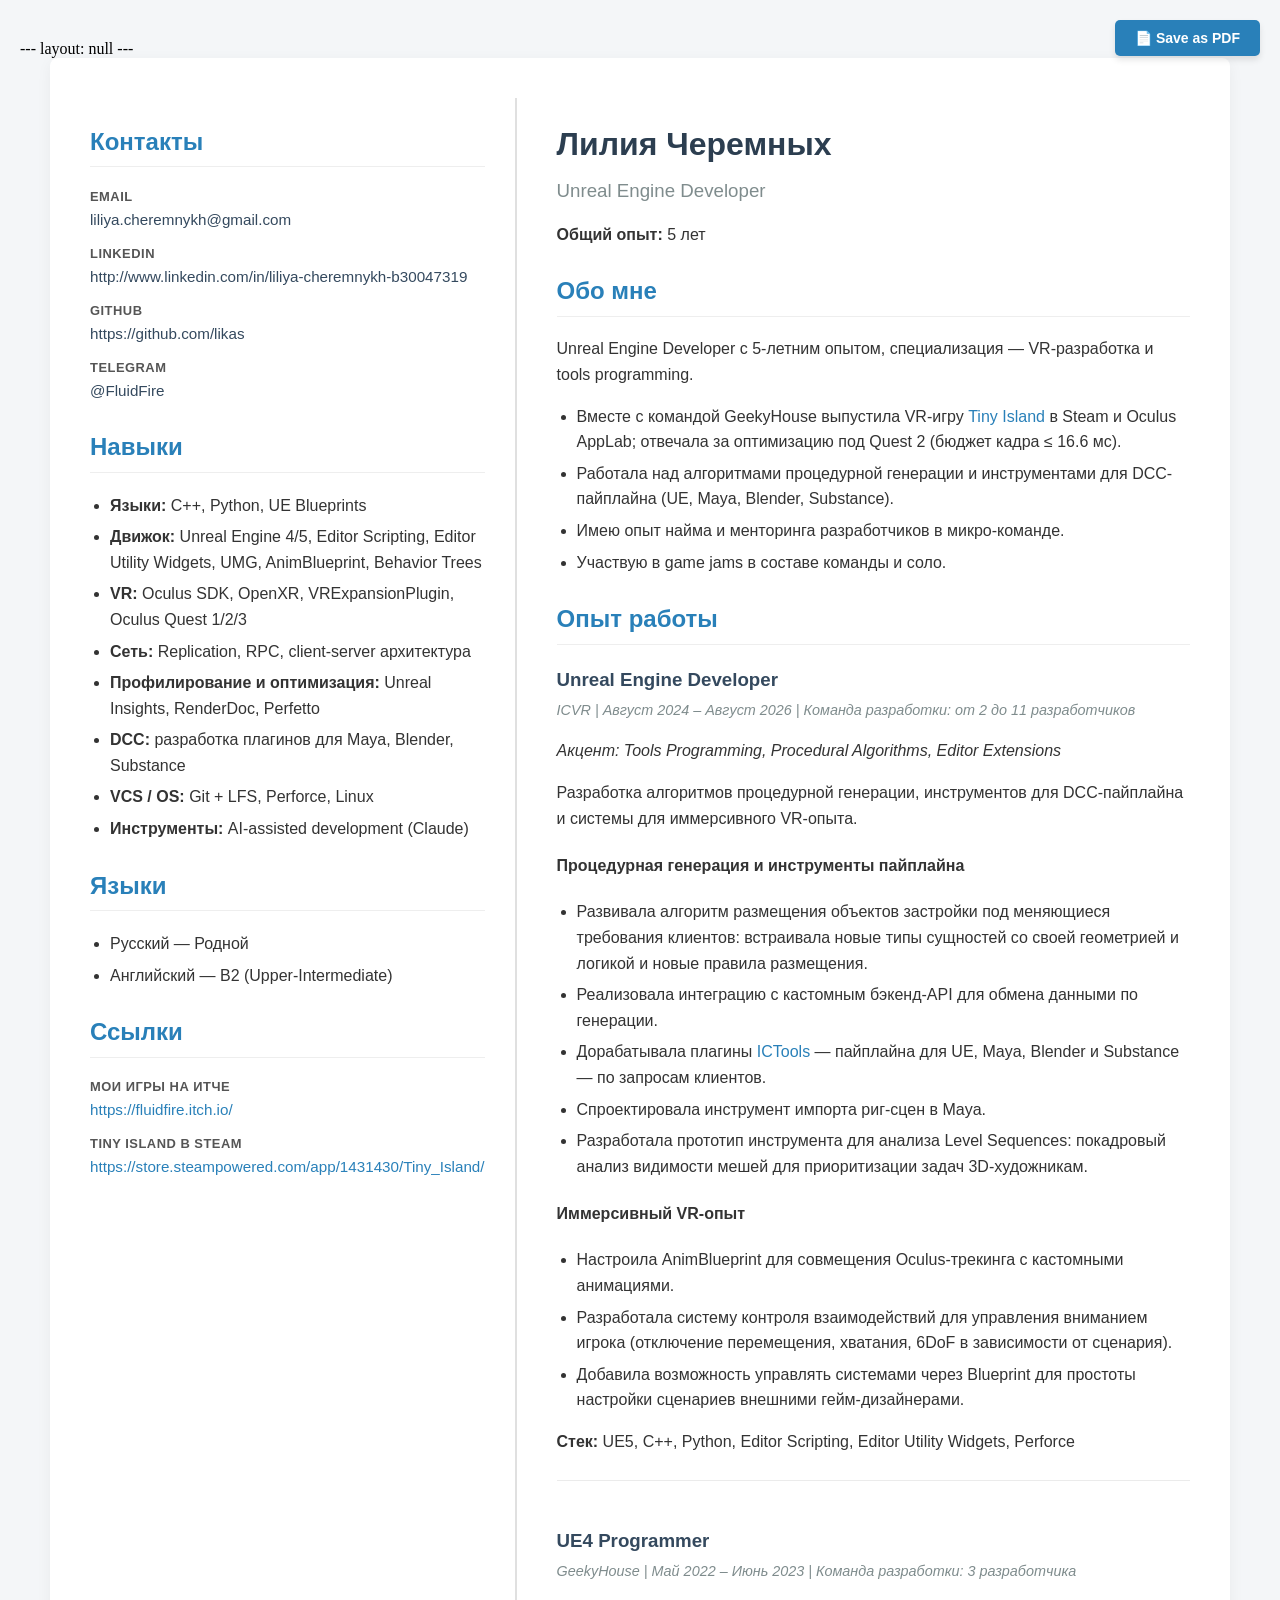
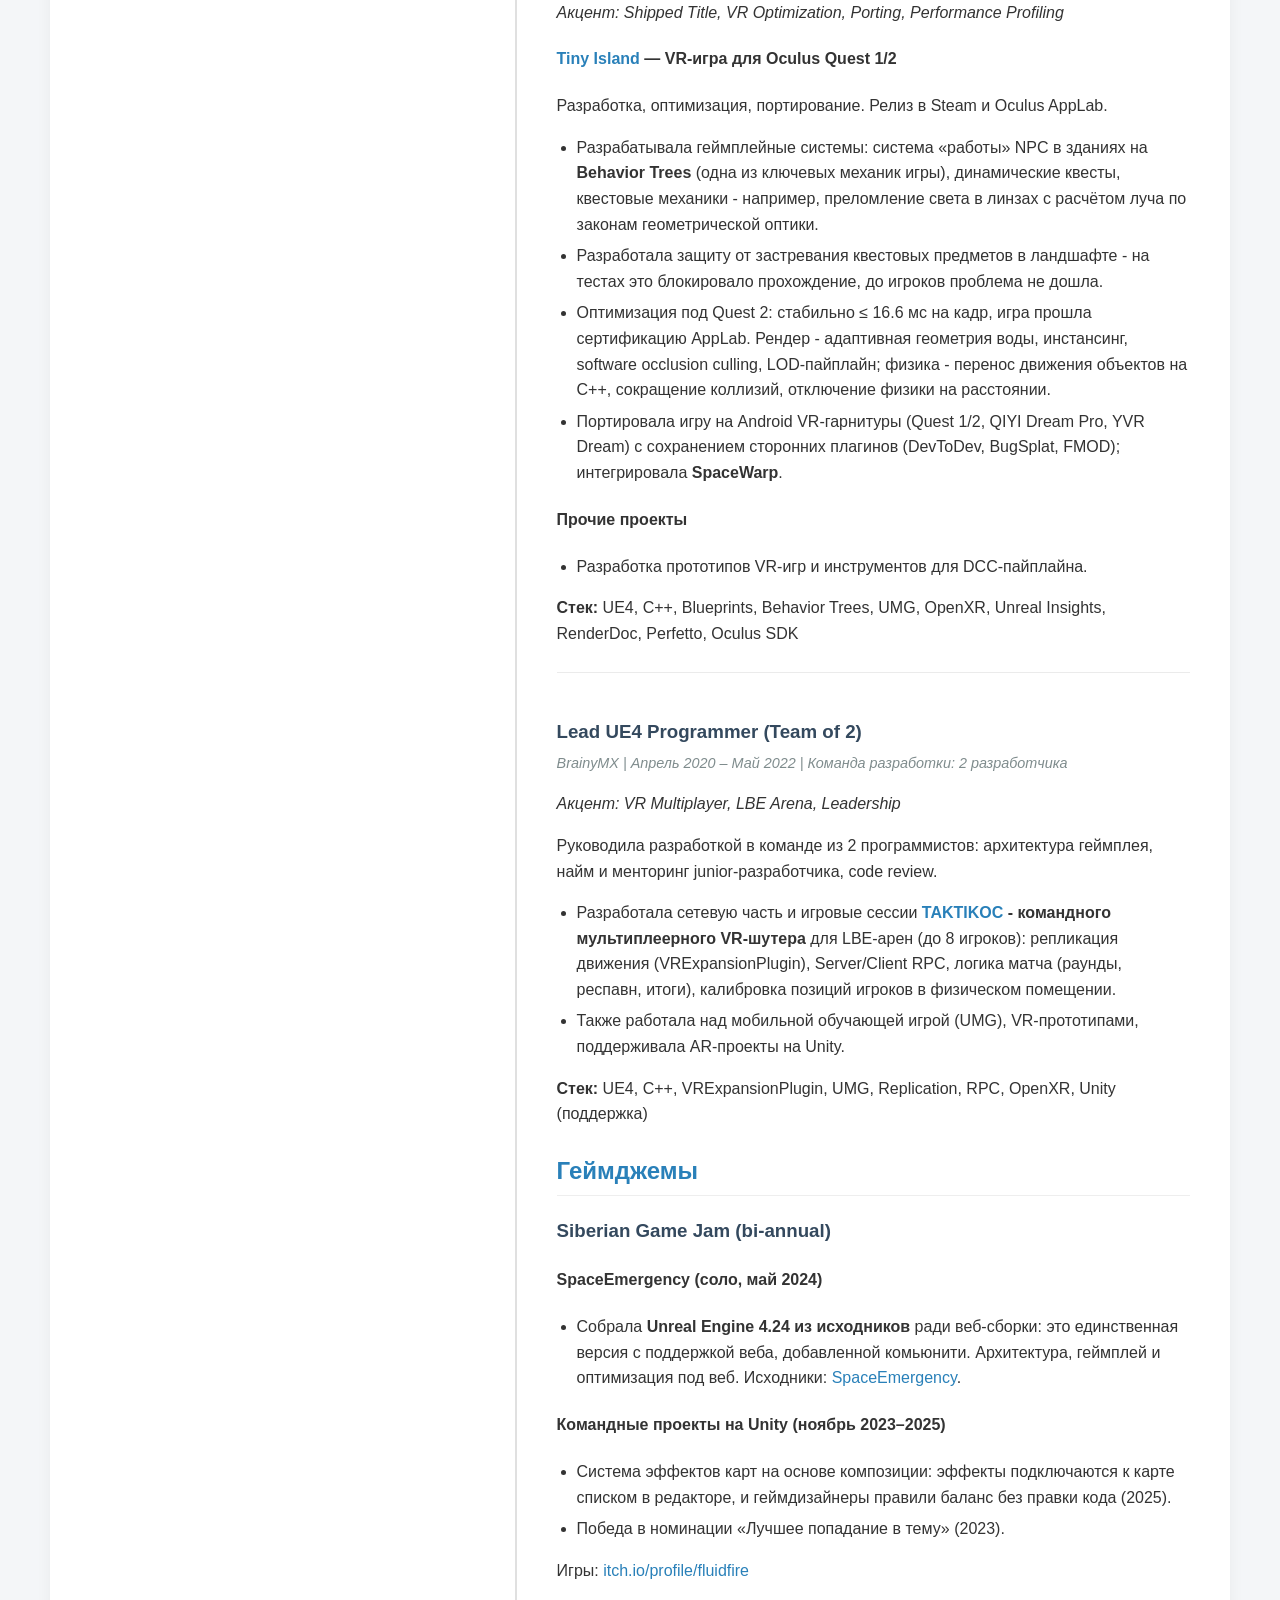
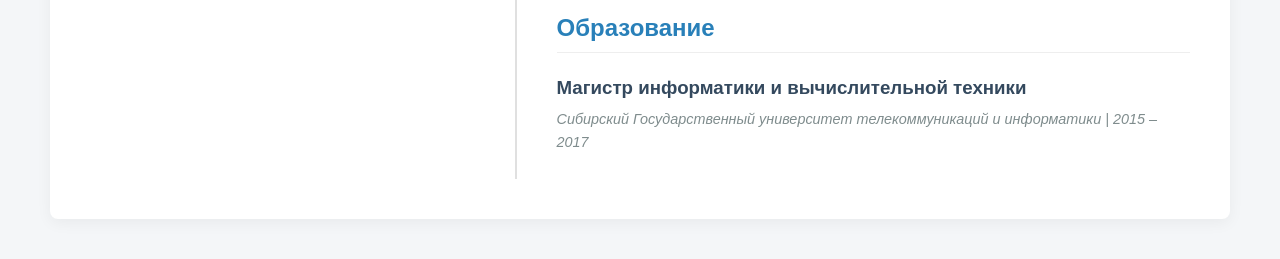
<file: index.html>
---
layout: null
---
<!DOCTYPE html>
<html lang="ru">

<head>
  <meta charset="UTF-8">
  <meta name="viewport" content="width=device-width, initial-scale=1.0">
  <title>Лилия Черемных - CV</title>
  <link rel="stylesheet" href="styles.css">
</head>

<body>
  <button id="download-pdf" class="print-btn">📄 Save as PDF</button>
  <div class="cv-container">

    <!-- ЛЕВАЯ КОЛОНКА: КОНТАКТЫ И НАВЫКИ -->
    <div class="cv-left">
      <h2>Контакты</h2>
      <div class="contact-item">
        <strong>Email</strong>
        <a href="mailto:liliya.cheremnykh@gmail.com" target="_blank"
          rel="noopener noreferrer">liliya.cheremnykh@gmail.com</a>
      </div>
      <div class="contact-item">
        <strong>LinkedIn</strong>
        <a href="http://www.linkedin.com/in/liliya-cheremnykh-b30047319" target="_blank"
          rel="noopener noreferrer">http://www.linkedin.com/in/liliya-cheremnykh-b30047319</a>
      </div>
      <div class="contact-item">
        <strong>GitHub</strong>
        <a href="https://github.com/likas" target="_blank" rel="noopener noreferrer">https://github.com/likas</a>
      </div>
      <div class="contact-item">
        <strong>Telegram</strong>
        <a href="https://t.me/FluidFire" target="_blank" rel="noopener noreferrer">@FluidFire</a>
      </div>
      <h2>Навыки</h2>
      <ul class="skills-list">
        <li><strong>Языки:</strong> C++, Python, UE Blueprints</li>
        <li><strong>Движок:</strong> Unreal Engine 4/5, Editor Scripting, Editor Utility
          Widgets, UMG, AnimBlueprint, Behavior Trees</li>
        <li><strong>VR:</strong> Oculus SDK, OpenXR, VRExpansionPlugin, Oculus Quest 1/2/3</li>
        <li><strong>Сеть:</strong> Replication, RPC, client-server архитектура</li>
        <li><strong>Профилирование и оптимизация:</strong> Unreal Insights, RenderDoc, Perfetto</li>
        <li><strong>DCC:</strong> разработка плагинов для Maya, Blender, Substance</li>
        <li><strong>VCS / OS:</strong> Git + LFS, Perforce, Linux</li>
        <li><strong>Инструменты:</strong> AI-assisted development (Claude)</li>
      </ul>
      <h2>Языки</h2>
      <ul>
        <li>Русский — Родной</li>
        <li>Английский — B2 (Upper-Intermediate)</li>
      </ul>
      <h2>Ссылки</h2>
      <div class="useful-links">
        <strong>Мои игры на Итче</strong>
        <a href="https://fluidfire.itch.io/" target="_blank" rel="noopener noreferrer">https://fluidfire.itch.io/</a>
      </div>
      <div class="useful-links">
        <strong>Tiny Island в Steam</strong>
        <a href="https://store.steampowered.com/app/1431430/Tiny_Island/" target="_blank"
          rel="noopener noreferrer">https://store.steampowered.com/app/1431430/Tiny_Island/</a>
      </div>
    </div>

    <!-- ПРАВАЯ КОЛОНКА: ОСНОВНАЯ ИНФОРМАЦИЯ -->
    <div class="cv-right">
      <h1>Лилия Черемных</h1>
      <h3 style="color: #7f8c8d; font-weight: normal; margin-top: 0;">Unreal Engine Developer</h3>
      <p><strong>Общий опыт:</strong> 5 лет</p>
      <h2>Обо мне</h2>
      <p>Unreal Engine Developer с 5-летним опытом, специализация — VR-разработка и tools programming.</p>
      <ul>
        <li>Вместе с командой GeekyHouse выпустила VR-игру <a
            href="https://store.steampowered.com/app/1431430/Tiny_Island/">Tiny Island</a> в Steam
          и Oculus AppLab; отвечала за оптимизацию под Quest 2 (бюджет кадра ≤ 16.6 мс).</li>
        <li>Работала над алгоритмами процедурной генерации и инструментами для DCC-пайплайна (UE, Maya, Blender,
          Substance).</li>
        <li>Имею опыт найма и менторинга разработчиков в микро-команде.</li>
        <li>Участвую в game jams в составе команды и соло.</li>
      </ul>
      <h2>Опыт работы</h2>
      <div class="company">
        <h3>Unreal Engine Developer</h3>
        <div class="period">ICVR | Август 2024 – Август 2026 | Команда разработки: от 2 до 11 разработчиков</div>
        <p><em>Акцент: Tools Programming, Procedural Algorithms, Editor Extensions</em></p>

        <p>Разработка алгоритмов процедурной генерации, инструментов для DCC-пайплайна и системы для иммерсивного
          VR-опыта.</p>

        <h4>Процедурная генерация и инструменты пайплайна</h4>
        <ul>
          <li>Развивала алгоритм размещения объектов застройки под меняющиеся требования клиентов: встраивала новые типы
            сущностей со своей геометрией и логикой и новые правила размещения.</li>
          <li>Реализовала интеграцию с кастомным бэкенд-API для обмена данными по генерации.</li>
          <li>Дорабатывала плагины <a href="https://ictools.io/">ICTools</a> — пайплайна для UE, Maya, Blender и
            Substance — по
            запросам клиентов.</li>
          <li>Спроектировала инструмент импорта риг-сцен в Maya.</li>
          <li>Разработала прототип инструмента для анализа Level Sequences: покадровый анализ видимости мешей для
            приоритизации задач 3D-художникам.</li>
        </ul>

        <h4>Иммерсивный VR-опыт</h4>
        <ul>
          <li>Настроила AnimBlueprint для совмещения Oculus-трекинга с кастомными анимациями.</li>
          <li>Разработала систему контроля взаимодействий для управления вниманием игрока (отключение перемещения,
            хватания, 6DoF в зависимости от сценария).</li>
          <li>Добавила возможность управлять системами через Blueprint для простоты настройки сценариев внешними
            гейм-дизайнерами.</li>
        </ul>

        <p><strong>Стек:</strong> UE5, C++, Python, Editor Scripting, Editor Utility Widgets, Perforce</p>
      </div>
      <div class="company">
        <h3>UE4 Programmer</h3>
        <div class="period">GeekyHouse | Май 2022 – Июнь 2023 | Команда разработки: 3 разработчика</div>
        <p><em>Акцент: Shipped Title, VR Optimization, Porting, Performance Profiling</em></p>

        <h4><a href="https://store.steampowered.com/app/1431430/Tiny_Island/">Tiny Island</a> — VR-игра для Oculus Quest
          1/2</h4>
        <p>Разработка, оптимизация, портирование. Релиз в Steam и Oculus AppLab.</p>
        <ul>
          <li>Разрабатывала геймплейные системы: система «работы» NPC в зданиях на <strong>Behavior Trees</strong> (одна
            из ключевых
            механик игры), динамические квесты, квестовые механики - например, преломление света в линзах с расчётом
            луча по законам геометрической оптики.</li>
          <li>Разработала защиту от застревания квестовых предметов в ландшафте - на тестах это блокировало прохождение,
            до игроков проблема не дошла.</li>
          <li>Оптимизация под Quest 2: стабильно ≤ 16.6 мс на кадр, игра прошла сертификацию AppLab. Рендер - адаптивная
            геометрия воды, инстансинг, software occlusion culling, LOD-пайплайн; физика - перенос движения объектов на
            C++, сокращение коллизий, отключение физики на расстоянии.</li>
          <li>Портировала игру на Android VR-гарнитуры (Quest 1/2, QIYI Dream Pro, YVR Dream) с сохранением сторонних
            плагинов (DevToDev, BugSplat, FMOD); интегрировала <strong>SpaceWarp</strong>.</li>
        </ul>

        <h4>Прочие проекты</h4>
        <ul>
          <li>Разработка прототипов VR-игр и инструментов для DCC-пайплайна.</li>
        </ul>

        <p><strong>Стек:</strong> UE4, C++, Blueprints, Behavior Trees, UMG, OpenXR, Unreal Insights, RenderDoc,
          Perfetto, Oculus SDK</p>
      </div>
      <div class="company">
        <h3>Lead UE4 Programmer (Team of 2)</h3>
        <div class="period">BrainyMX | Апрель 2020 – Май 2022 | Команда разработки: 2 разработчика</div>
        <p><em>Акцент: VR Multiplayer, LBE Arena, Leadership</em></p>

        <p>Руководила разработкой в команде из 2 программистов: архитектура геймплея, найм и менторинг
          junior-разработчика, code review.</p>
        <ul>
          <li>Разработала сетевую часть и игровые сессии <strong><a href="https://vrrss.com/games/taktikoc">TAKTIKOC</a>
              - командного мультиплеерного VR-шутера</strong> для LBE-арен (до 8 игроков): репликация движения
            (VRExpansionPlugin), Server/Client RPC, логика матча (раунды, респавн, итоги), калибровка позиций игроков в
            физическом помещении.</li>

          <li>Также работала над мобильной обучающей игрой (UMG), VR-прототипами, поддерживала AR-проекты на Unity.</li>
        </ul>
        </ul>
        <p><strong>Стек:</strong> UE4, C++, VRExpansionPlugin, UMG, Replication, RPC, OpenXR, Unity (поддержка)</p>
      </div>
      <section>
        <h2>Геймджемы</h2>
        <div class="company">
          <h3>Siberian Game Jam <span class="meta">(bi-annual)</span></h3>

          <h4>SpaceEmergency (соло, май 2024)</h4>
          <ul>
            <li>Собрала <strong>Unreal Engine 4.24 из исходников</strong> ради веб-сборки: это единственная версия с
              поддержкой веба, добавленной комьюнити. Архитектура, геймплей и оптимизация под веб. Исходники: <a
                href="https://github.com/likas/SpaceEmergency">SpaceEmergency</a>.</li>
          </ul>

          <h4>Командные проекты на Unity (ноябрь 2023–2025)</h4>
          <ul>
            <li>Система эффектов карт на основе композиции: эффекты подключаются к карте списком в редакторе, и
              геймдизайнеры правили баланс без правки кода (2025). 
            </li>
            <li>Победа в номинации «Лучшее попадание в тему» (2023).</li>
          </ul>

          <p>Игры: <a href="https://itch.io/profile/fluidfire">itch.io/profile/fluidfire</a></p>
        </div>
      </section>
      <h2>Образование</h2>
      <div class="company">
        <h3>Магистр информатики и вычислительной техники</h3>
        <div class="period">Сибирский Государственный университет телекоммуникаций и информатики | 2015 – 2017</div>
      </div>
    </div>

  </div>
  <script>
    document.getElementById('download-pdf').addEventListener('click', function () {
      window.print();
    });
  </script>
  <!-- GoatCounter analytics -->
  <script data-goatcounter="https://fluidfire.goatcounter.com/count" async src="//gc.zgo.at/count.js"></script>
</body>

</html>
</file>
<file: styles.css>
/* styles.css */

body {
    margin: 0;
    /* Removes the browser's default 8px margin */
    padding: 40px 20px;
    /* 40px top/bottom, 20px left/right */
    background-color: #f4f6f8;
    /* A subtle off-white/gray background */
}

.cv-container {
    max-width: 1100px;
    /* Prevents it from stretching too wide on large monitors */
    margin: 0 auto;
    /* Centers the container horizontally */
    background-color: #ffffff;
    /* White background for the CV itself */
    padding: 40px;
    /* Inner spacing inside the CV document */
    box-shadow: 0 4px 15px rgba(0, 0, 0, 0.05);
    /* A subtle shadow for depth */
    border-radius: 8px;
    /* Slightly rounded corners */

    /* Keep your original flexbox properties below */
    display: flex;
    gap: 40px;
    font-family: 'Segoe UI', Tahoma, Geneva, Verdana, sans-serif;
    line-height: 1.6;
    color: #333;
}

.cv-left {
    flex: 1;
    border-right: 2px solid #e0e0e0;
    padding-right: 30px;
}

.cv-right .company+.company {
    margin-top: 1.6rem;
    padding-top: 1.6rem;
    border-top: 1px solid rgba(0, 0, 0, 0.08);
}

.cv-right {
    flex: 2.5;
}

h1 {
    margin-bottom: 5px;
    color: #2c3e50;
}

h2 {
    color: #2980b9;
    border-bottom: 1px solid #eee;
    padding-bottom: 5px;
    margin-top: 25px;
}

h3 {
    margin-bottom: 5px;
    color: #34495e;
}

.contact-item {
    margin-bottom: 12px;
    font-size: 0.95em;
}

.contact-item strong {
    display: block;
    color: #555;
    font-size: 0.85em;
    text-transform: uppercase;
    letter-spacing: 0.5px;
}

.useful-links {
    margin-bottom: 12px;
    font-size: 0.95em;
}

.useful-links strong {
    display: block;
    color: #555;
    font-size: 0.85em;
    text-transform: uppercase;
    letter-spacing: 0.5px;
}

.company {
    margin-bottom: 25px;
}

.period {
    color: #7f8c8d;
    font-style: italic;
    font-size: 0.9em;
    margin-bottom: 10px;
}

ul {
    padding-left: 20px;
}

li {
    margin-bottom: 6px;
}

@media (max-width: 768px) {
    body {
        padding: 20px 10px;
        /* Less padding on small screens */
    }

    .cv-container {
        flex-direction: column;
        padding: 20px;
    }

    /* Main content goes first */
    .cv-right {
        order: 1;
    }

    /* Contacts go second */
    .cv-left {
        order: 2;
        border-right: none;
        border-top: 2px solid #e0e0e0;
        /* Top border instead of side */
        padding-right: 0;
        padding-top: 20px;
        margin-top: 20px;
    }
}

/* --- Links --- */
a {
    color: #2980b9;
    /* Matches your h2 headers */
    text-decoration: none;
    border-bottom: 1px solid transparent;
    transition: color 0.2s ease, border-color 0.2s ease;
}

a:hover {
    color: #1a5276;
    /* Darker blue on hover */
    border-bottom: 1px solid #1a5276;
    /* Subtle underline slides in */
}

a:visited {
    color: #2980b9;
    /* Prevents the ugly purple visited color */
}

a:focus-visible {
    outline: 2px solid #2980b9;
    outline-offset: 2px;
    border-radius: 2px;
}

.contact-item a {
    color: #34495e;
    /* Darker, more subtle — matches your h3 color */
    font-weight: 500;
}

.contact-item a:hover {
    color: #2980b9;
    /* Lights up to blue on hover */
    border-bottom-color: #2980b9;
}

/* --- PDF Download Button (Screen only) --- */
.print-btn {
    position: fixed;
    top: 20px;
    right: 20px;
    background-color: #2980b9;
    color: white;
    border: none;
    padding: 10px 20px;
    border-radius: 5px;
    cursor: pointer;
    font-size: 14px;
    font-weight: 600;
    box-shadow: 0 4px 6px rgba(0, 0, 0, 0.1);
    transition: background-color 0.2s ease;
    z-index: 1000;
}

.print-btn:hover {
    background-color: #1a5276;
}

/* --- Print / PDF Optimization --- */

/* 1. Define the physical paper size and margins */
@page {
    size: A4;
    margin: 12mm;
}

/* 2. Base Print Rules (Apply to both orientations) */
@media print {
    .print-btn {
        display: none !important;
    }

    body {
        background: white !important;
        padding: 0 !important;
        margin: 0 !important;
    }

    .cv-container {
        box-shadow: none !important;
        border-radius: 0 !important;
        margin: 0 !important;
        padding: 0 !important;
    }

    a {
        color: #333 !important;
        text-decoration: underline !important;
        border-bottom: none !important;
    }

    .company {
        page-break-inside: auto;
    }

    .company h3 {
        page-break-after: avoid;
        break-after: avoid-page;
    }

    .company li {
        page-break-inside: avoid;
        break-inside: avoid;
    }

    * {
        -webkit-print-color-adjust: exact !important;
        print-color-adjust: exact !important;
    }
}

/* 3. PORTRAIT: Stack them, Main content first */
@media print and (orientation: portrait) {
    .cv-container {
        flex-direction: column !important;
    }

    .cv-right {
        order: 1 !important;
        width: 100% !important;
        padding-left: 0 !important;
    }

    .cv-left {
        order: 2 !important;
        width: 100% !important;
        border-right: none !important;
        border-top: 2px solid #e0e0e0 !important;
        padding-right: 0 !important;
        padding-top: 15px !important;
        margin-top: 15px !important;
    }
}

/* 4. LANDSCAPE (Album): Side-by-side, 30/70 split */
@media print and (orientation: landscape) {
    .cv-container {
        display: flex !important;
        flex-wrap: nowrap !important;
        width: 100% !important;
    }

    .cv-left {
        flex: 0 0 30% !important;
        width: 30% !important;
        border-right: 2px solid #e0e0e0 !important;
        padding-right: 15px !important;
    }

    .cv-right {
        flex: 1 !important;
        width: 70% !important;
        padding-left: 15px !important;
    }
}
</file>
